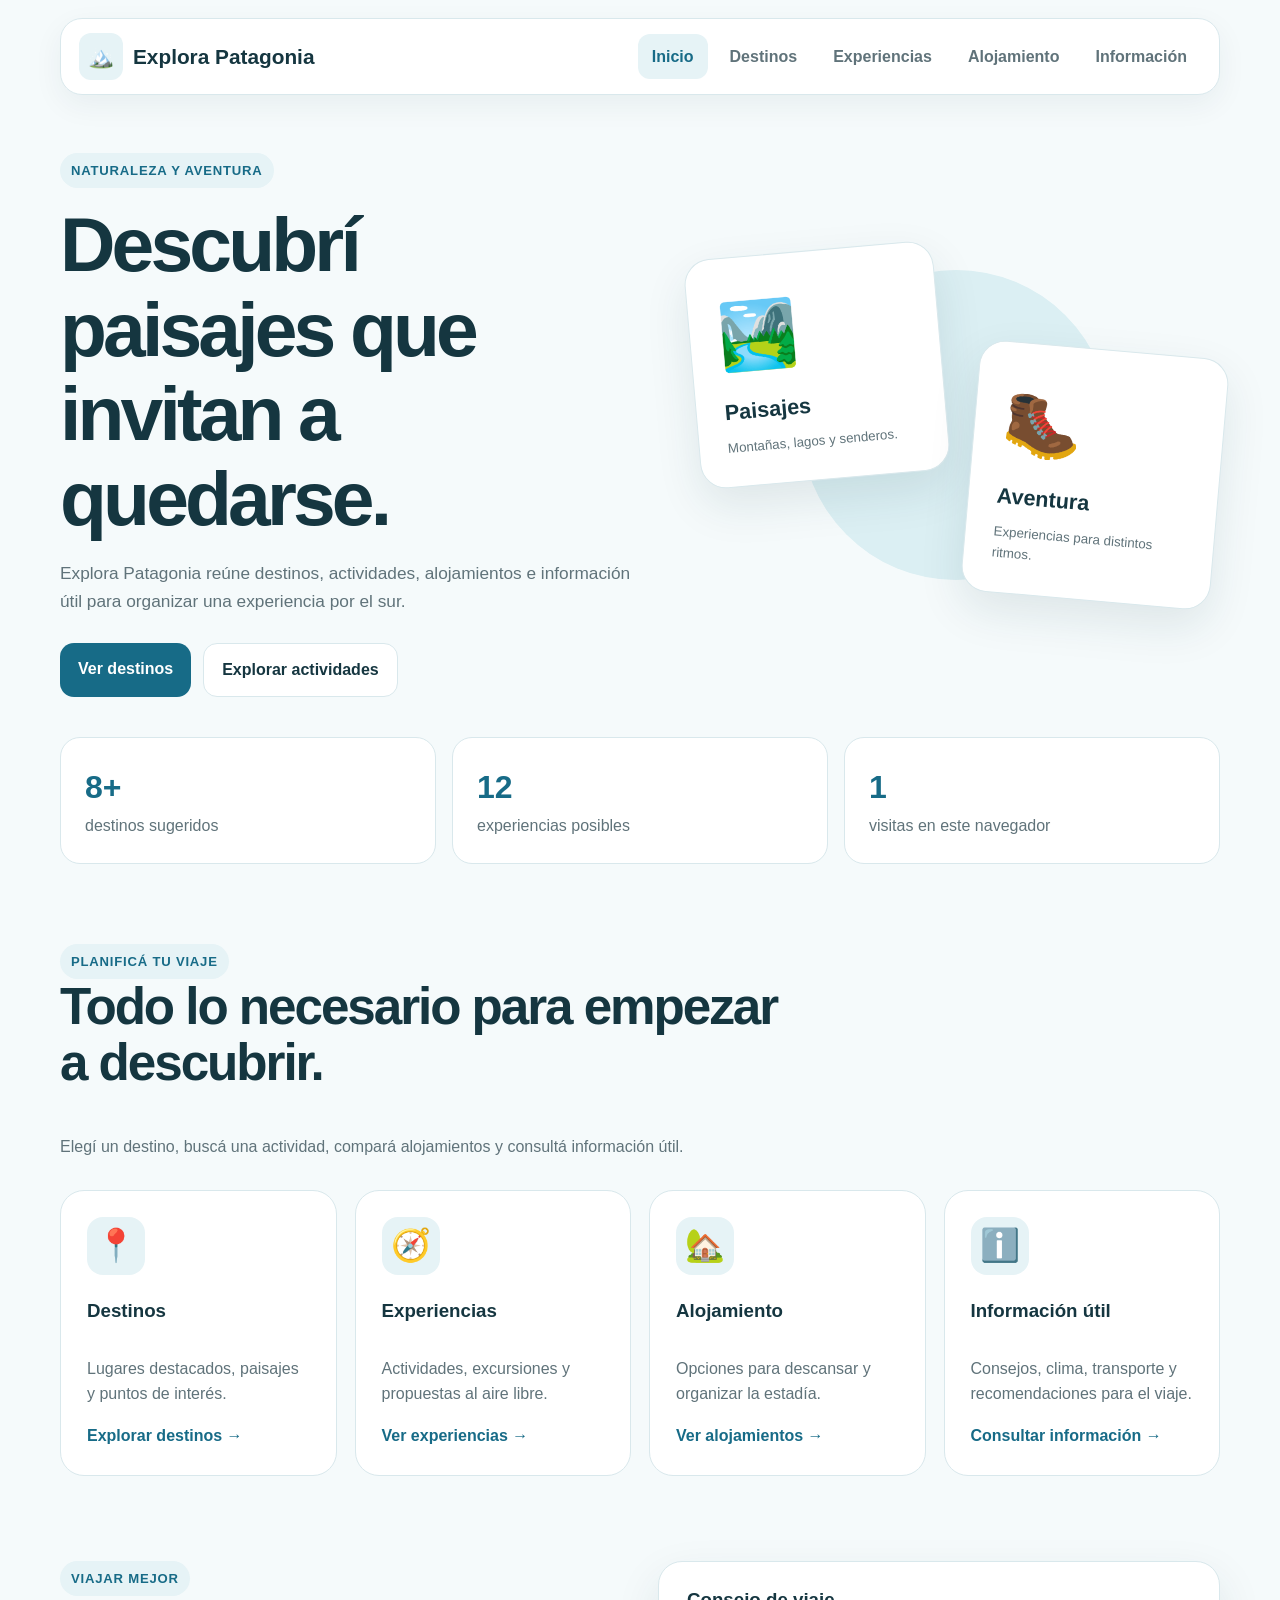
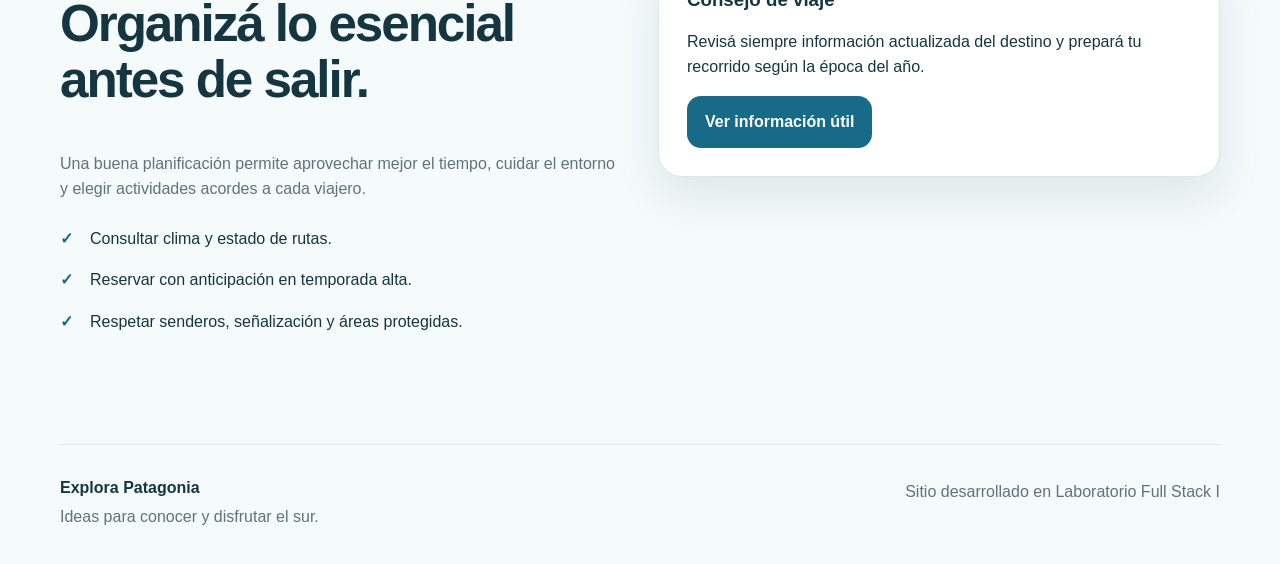
<file: index.html>
<!doctype html>
<html lang="es">
<head>
  <meta charset="utf-8">
  <meta name="viewport" content="width=device-width, initial-scale=1">
  <title>Explora Patagonia</title>
  <link rel="stylesheet" href="css/estilos.css">
</head>
<body>
<header class="topbar">
  <a class="logo" href="index.html"><span>🏔️</span> Explora Patagonia</a>
  <button id="menuBtn" class="menuBtn" aria-label="Abrir menú">☰</button>
  <nav id="menu" class="menu">
    <a class="activo" href="index.html">Inicio</a>
    <a href="paginas/destinos.html">Destinos</a>
    <a href="paginas/experiencias.html">Experiencias</a>
    <a href="paginas/alojamiento.html">Alojamiento</a>
    <a href="paginas/informacion.html">Información</a>
  </nav>
</header>

<main>
  <section class="hero contenedor">
    <div>
      <span class="tag">Naturaleza y aventura</span>
      <h1>Descubrí paisajes que invitan a quedarse.</h1>
      <p class="lead">
        Explora Patagonia reúne destinos, actividades, alojamientos e información útil
        para organizar una experiencia por el sur.
      </p>
      <div class="acciones">
        <a class="btn primario" href="paginas/destinos.html">Ver destinos</a>
        <a class="btn secundario" href="paginas/experiencias.html">Explorar actividades</a>
      </div>
    </div>

    <div class="heroVisual" aria-hidden="true">
      <article class="featureCard">
        <span>🏞️</span>
        <b>Paisajes</b>
        <small>Montañas, lagos y senderos.</small>
      </article>
      <article class="featureCard secundaria">
        <span>🥾</span>
        <b>Aventura</b>
        <small>Experiencias para distintos ritmos.</small>
      </article>
    </div>
  </section>

  <section class="stats contenedor">
    <article><strong>8+</strong><span>destinos sugeridos</span></article>
    <article><strong>12</strong><span>experiencias posibles</span></article>
    <article><strong id="contador">0</strong><span>visitas en este navegador</span></article>
  </section>

  <section class="contenedor seccion">
    <div class="titulo">
      <span class="tag">Planificá tu viaje</span>
      <h2>Todo lo necesario para empezar a descubrir.</h2>
      <p>Elegí un destino, buscá una actividad, compará alojamientos y consultá información útil.</p>
    </div>

    <div class="grid">
      <a class="card" href="paginas/destinos.html">
        <span class="icono">📍</span>
        <h3>Destinos</h3>
        <p>Lugares destacados, paisajes y puntos de interés.</p>
        <b>Explorar destinos →</b>
      </a>
      <a class="card" href="paginas/experiencias.html">
        <span class="icono">🧭</span>
        <h3>Experiencias</h3>
        <p>Actividades, excursiones y propuestas al aire libre.</p>
        <b>Ver experiencias →</b>
      </a>
      <a class="card" href="paginas/alojamiento.html">
        <span class="icono">🏡</span>
        <h3>Alojamiento</h3>
        <p>Opciones para descansar y organizar la estadía.</p>
        <b>Ver alojamientos →</b>
      </a>
      <a class="card" href="paginas/informacion.html">
        <span class="icono">ℹ️</span>
        <h3>Información útil</h3>
        <p>Consejos, clima, transporte y recomendaciones para el viaje.</p>
        <b>Consultar información →</b>
      </a>
    </div>
  </section>

  <section class="contenedor dosColumnas">
    <div>
      <span class="tag">Viajar mejor</span>
      <h2>Organizá lo esencial antes de salir.</h2>
      <p class="texto">
        Una buena planificación permite aprovechar mejor el tiempo, cuidar el entorno
        y elegir actividades acordes a cada viajero.
      </p>
      <ul class="check">
        <li>Consultar clima y estado de rutas.</li>
        <li>Reservar con anticipación en temporada alta.</li>
        <li>Respetar senderos, señalización y áreas protegidas.</li>
      </ul>
    </div>
    <div class="nota">
      <h3>Consejo de viaje</h3>
      <p>Revisá siempre información actualizada del destino y prepará tu recorrido según la época del año.</p>
      <a class="btn primario" href="paginas/informacion.html">Ver información útil</a>
    </div>
  </section>
</main>

<footer class="footer contenedor">
  <div><b>Explora Patagonia</b><p>Ideas para conocer y disfrutar el sur.</p></div>
  <p class="materia">Sitio desarrollado en Laboratorio Full Stack I</p>
</footer>

<script src="js/script.js"></script>
</body>
</html>
</file>
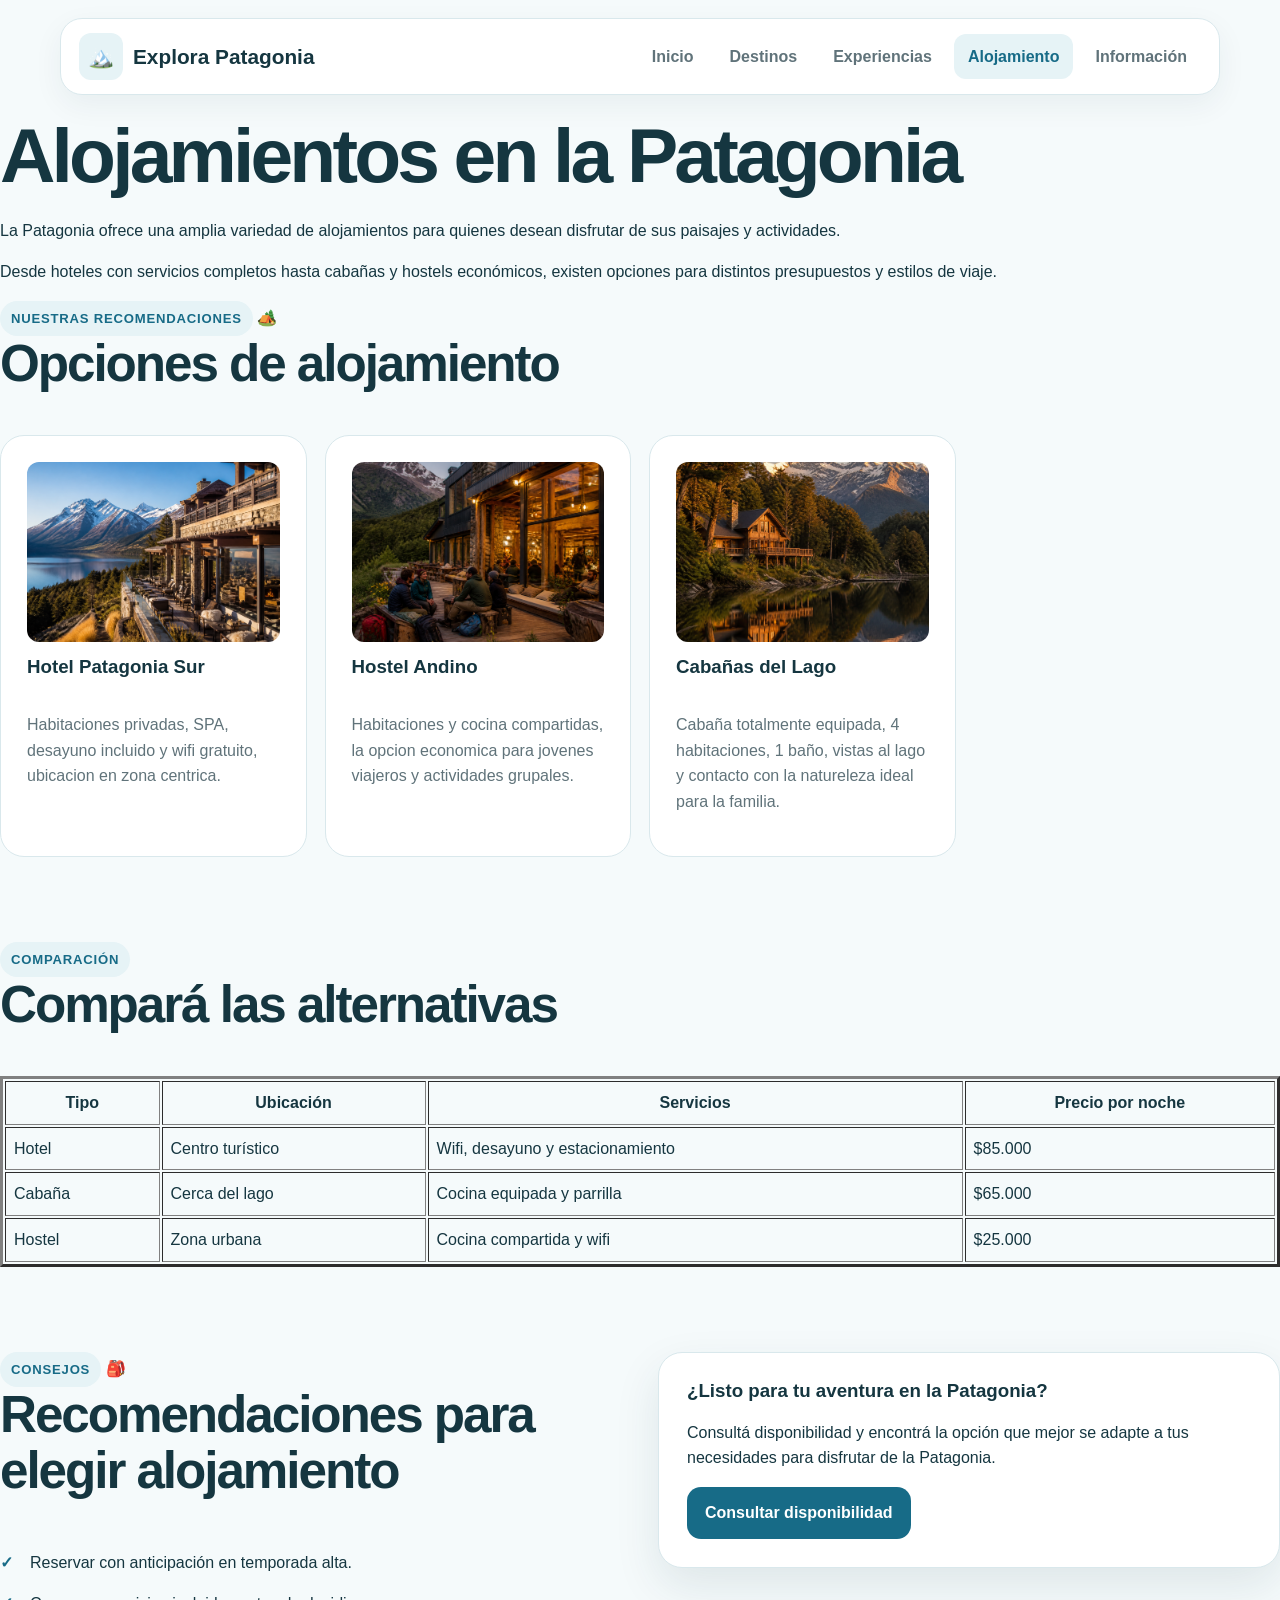
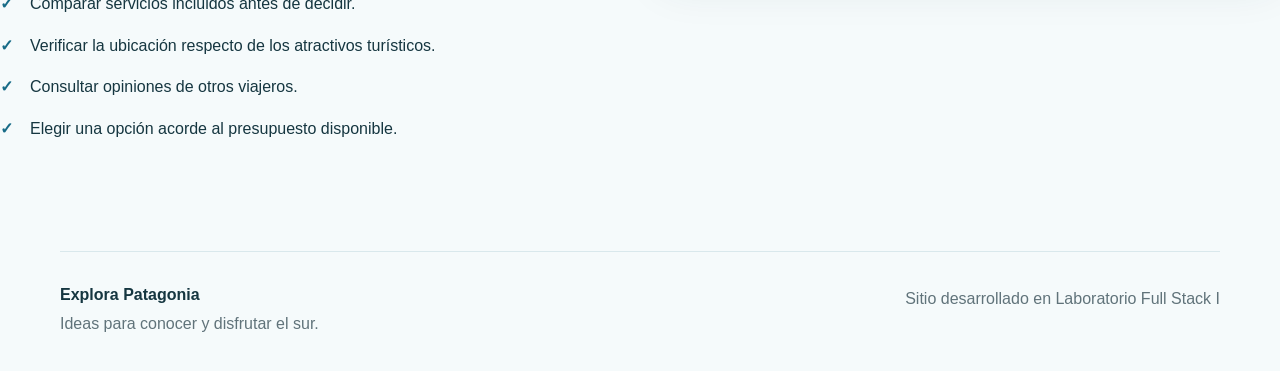
<file: paginas/alojamiento.html>
<!doctype html>
<html lang="es">
<head>
  <meta charset="utf-8">
  <meta name="viewport" content="width=device-width, initial-scale=1">
  <title>Alojamiento | Explora Patagonia</title>

  <link rel="stylesheet" href="../css/estilos.css">
</head>

<body>

  <header class="topbar">
  <a class="logo" href="../index.html">
    <span>🏔️</span> Explora Patagonia
  </a>

  <button id="menuBtn" class="menuBtn" aria-label="Abrir menú">☰</button>

  <nav id="menu" class="menu">
    <a href="../index.html">Inicio</a>
    <a href="destinos.html">Destinos</a>
    <a href="experiencias.html">Experiencias</a>
    <a class="activo" href="alojamiento.html">Alojamiento</a>
    <a href="informacion.html">Información</a>
  </nav>
</header>

<main>

  <h1>Alojamientos en la Patagonia</h1>

  <p>
    La Patagonia ofrece una amplia variedad de alojamientos para quienes desean
    disfrutar de sus paisajes y actividades.
  </p>

  <p>
    Desde hoteles con servicios completos hasta cabañas y hostels económicos,
    existen opciones para distintos presupuestos y estilos de viaje.
  </p>

  <section class="seccion">
    <span class="tag">Nuestras recomendaciones</span>
   <span class="icono">🏕️</span>
    <h2>Opciones de alojamiento</h2>

     <div class="grid">

    <article class="card">
    
       <img class="img-alojamiento"src="../img/img/Hotel.png"alt="Hotel Patagonia Sur">
      <h3>Hotel Patagonia Sur</h3>
      <p>Habitaciones privadas, SPA, desayuno incluido y wifi gratuito, ubicacion en zona centrica.</p>
    </article>

   <article class="card">
       
        <img class="img-alojamiento"src="../img/img/hostel.png" alt="Hostel Andino">
       <h3>Hostel Andino</h3>
      <p>Habitaciones y cocina compartidas, la opcion economica para jovenes viajeros y actividades grupales.</p>
    </article>
 

   <article class="card">
        
        <img class="img-alojamiento"src="../img/img/Cabañas.png" alt="Cabañas del Lago">
        <h3>Cabañas del Lago</h3>
      <p>Cabaña totalmente equipada, 4 habitaciones, 1 baño, vistas al lago y contacto con la natureleza ideal para la familia.</p>
    </article>
 </section>
</div>


   <section class="seccion">
    <div class="titulo">
      <span class="tag">Comparación</span>
      <h2>Compará las alternativas</h2>
    </div>

    <table border="3" cellpadding="8" cellspacing="2" width="100%">
      <tr>
        <th>Tipo</th>
        <th>Ubicación</th>
        <th>Servicios</th>
        <th>Precio por noche</th>
      </tr>

      <tr>
        <td>Hotel</td>
        <td>Centro turístico</td>
        <td>Wifi, desayuno y estacionamiento</td>
        <td>$85.000</td>
      </tr>

      <tr>
        <td>Cabaña</td>
        <td>Cerca del lago</td>
        <td>Cocina equipada y parrilla</td>
        <td>$65.000</td>
      </tr>

      <tr>
        <td>Hostel</td>
        <td>Zona urbana</td>
        <td>Cocina compartida y wifi</td>
        <td>$25.000</td>
      </tr>
    </table>
  </section>


  <section class="dosColumnas">

    <div>
      <span class="tag">Consejos</span> <span class="icono">🎒</span>
      <h2>Recomendaciones para elegir alojamiento</h2>

      <ul class="check">
        <li>Reservar con anticipación en temporada alta.</li>
        <li>Comparar servicios incluidos antes de decidir.</li>
        <li>Verificar la ubicación respecto de los atractivos turísticos.</li>
        <li>Consultar opiniones de otros viajeros.</li>
        <li>Elegir una opción acorde al presupuesto disponible.</li>
      </ul>
    </div>

    <div class="nota">
      <h3>¿Listo para tu aventura en la Patagonia?</h3>

      <p>
        Consultá disponibilidad y encontrá la opción que mejor se adapte
        a tus necesidades para disfrutar de la Patagonia.
      </p>

      <a class="btn primario" href="#">
        Consultar disponibilidad
      </a>
    </div>

  </section>


<footer class="footer contenedor">
  <div><b>Explora Patagonia</b><p>Ideas para conocer y disfrutar el sur.</p></div>
  <p class="materia">Sitio desarrollado en Laboratorio Full Stack I</p>

</footer>
    

</main>

<script src="../js/script.js"></script>
</body>
</html>
</file>
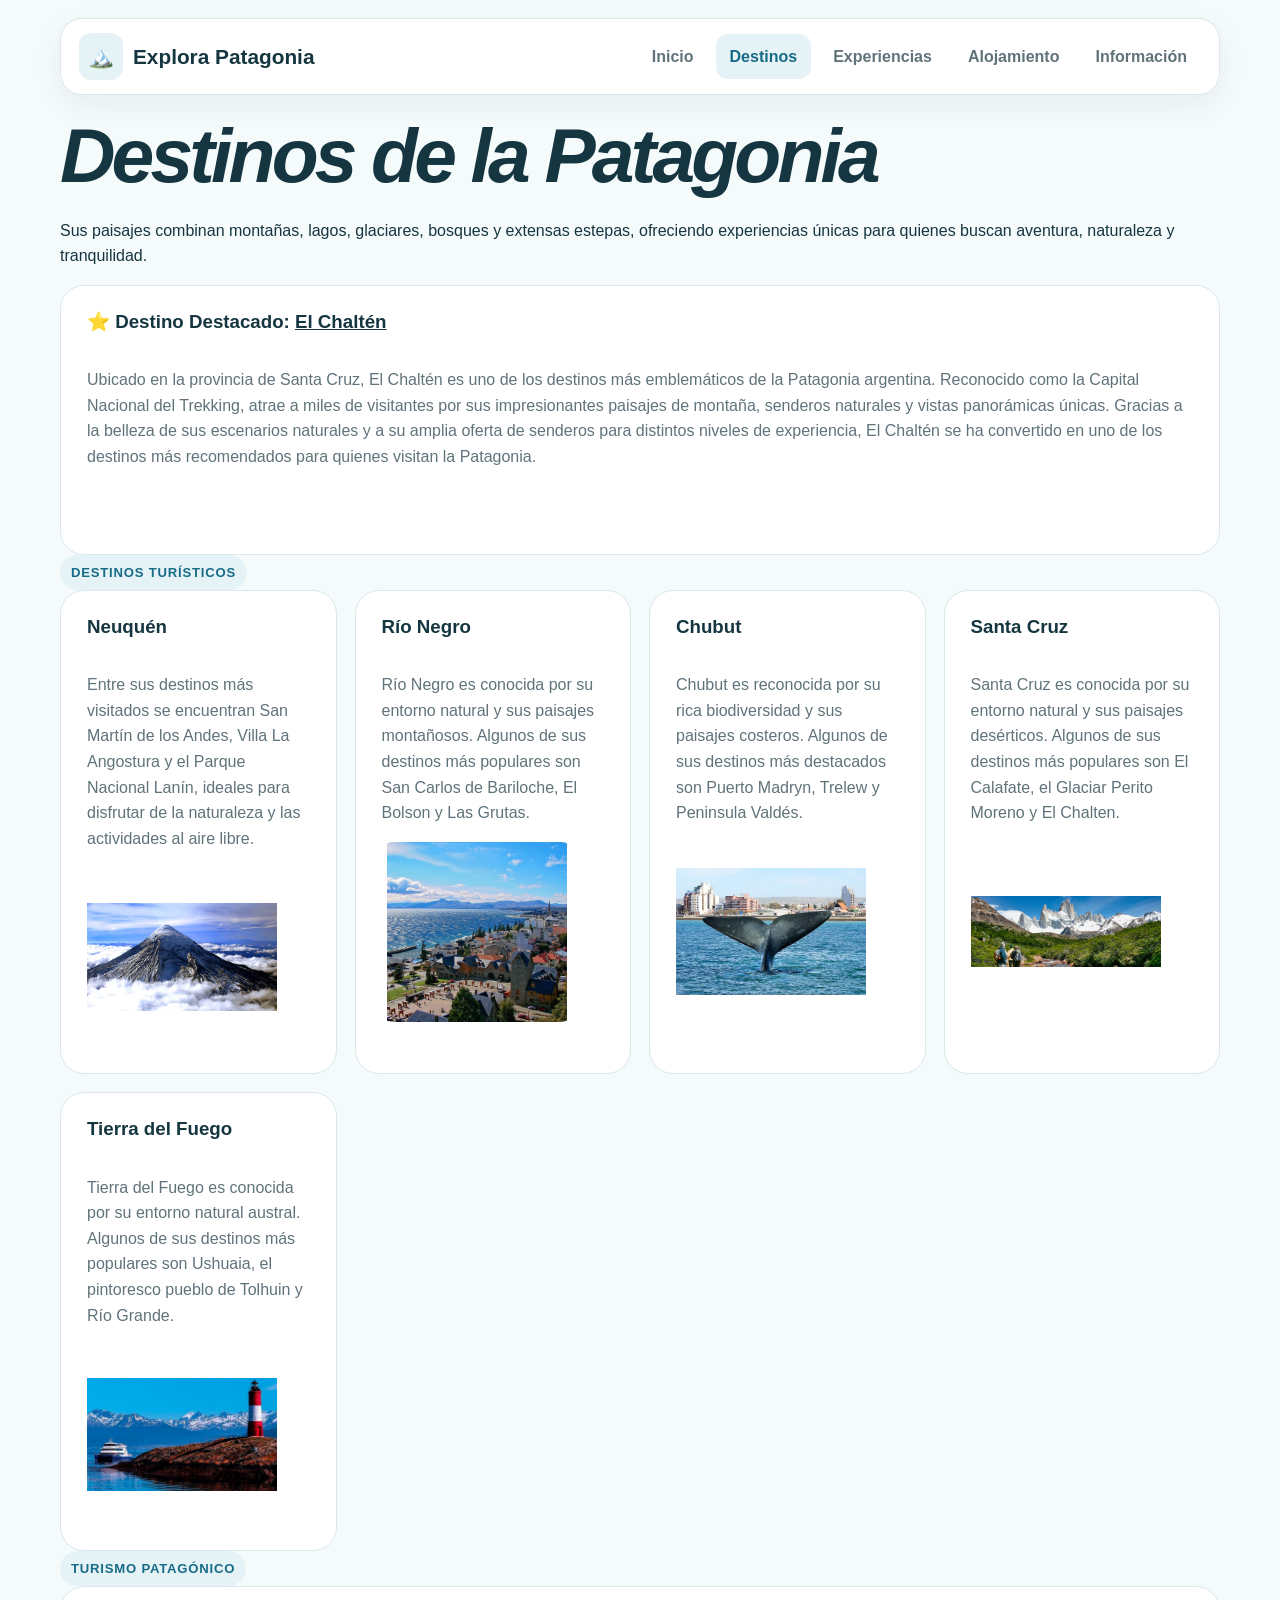
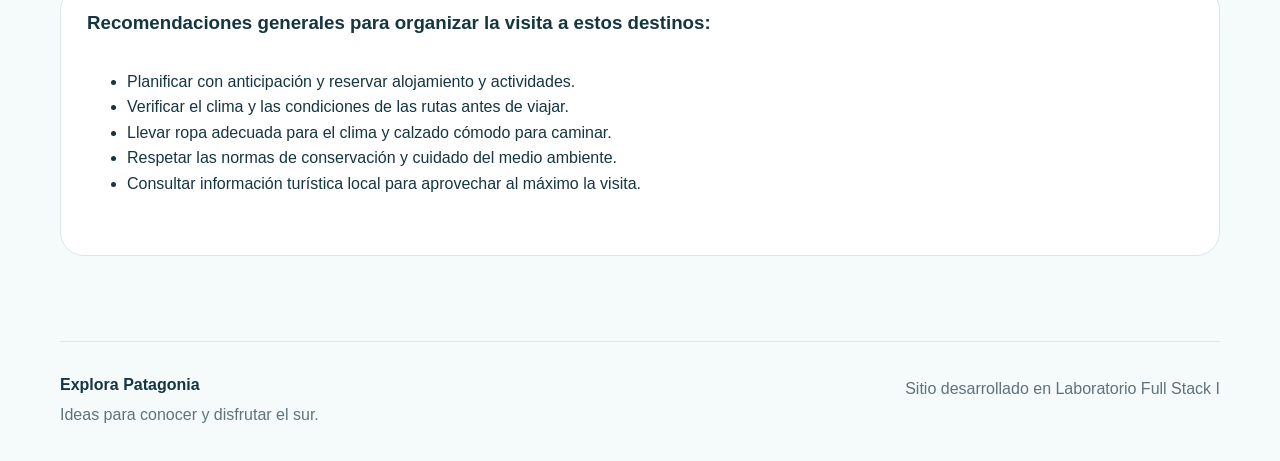
<file: paginas/destinos.html>
<!doctype html>
<html lang="es">
<head>
  <meta charset="utf-8">
  <meta name="viewport" content="width=device-width, initial-scale=1">
  <title>Destinos | Explora Patagonia</title>
  <link rel="stylesheet" href="../css/estilos.css">
</head>
<body>
<header class="topbar">
  <a class="logo" href="../index.html"><span>🏔️</span> Explora Patagonia</a>
 <button id="menuBtn" class="menuBtn" aria-label="Abrir menú">☰</button>
  <nav id="menu" class="menu">
    <a href="../index.html">Inicio</a>
    <a class="activo" href="../paginas/destinos.html">Destinos</a>
    <a href="../paginas/experiencias.html">Experiencias</a>
    <a href="../paginas/alojamiento.html">Alojamiento</a>
    <a href="../paginas/informacion.html">Información</a>
  </nav>
</header>

<main class="contenedor seccion">
    <h1><em>Destinos de la Patagonia</em></h1>
            
   <p> Sus paisajes combinan montañas, lagos, glaciares, bosques y extensas estepas, ofreciendo experiencias únicas para quienes buscan aventura, naturaleza y tranquilidad.</p>
  
<section class="destino-destacado">
      <article class="card">
      <h3> ⭐ Destino Destacado: <u>El Chaltén</u></h3>
      <p class="texto">
        Ubicado en la provincia de Santa Cruz, El Chaltén es uno de los destinos más
        emblemáticos de la Patagonia argentina. Reconocido como la Capital Nacional
        del Trekking, atrae a miles de visitantes por sus impresionantes paisajes de
        montaña, senderos naturales y vistas panorámicas únicas.
        Gracias a la belleza de sus escenarios naturales y a su amplia oferta de
        senderos para distintos niveles de experiencia, El Chaltén se ha convertido
        en uno de los destinos más recomendados para quienes visitan la Patagonia.
      </p>
      </article>
      </section>

     <span class="tag">Destinos turísticos</span>
  <div class="grid"> 
    <article class="card">
        <h3>Neuquén</h3>
        <p> Entre sus destinos más visitados se encuentran San Martín de los Andes, Villa La Angostura y el Parque Nacional Lanín, ideales para disfrutar de la naturaleza y las actividades al aire libre.</p>
        <img src="../img/img/Destinos/neuquen.jpg" alt="Neuquén" class="img-destinos">
    </article>

    <article class="card">
        <h3>Río Negro</h3>
        <p> Río Negro es conocida por su entorno natural y sus paisajes montañosos. 
            Algunos de sus destinos más populares son San Carlos de Bariloche, El Bolson y Las Grutas.</p>
        <img src="../img/img/Destinos/Bariloche.jpg" alt="Río Negro" class="img-destinos">
    </article>

    <article class="card">
        <h3>Chubut</h3>
        <p> Chubut es reconocida por su rica biodiversidad y sus paisajes costeros. 
            Algunos de sus destinos más destacados son Puerto Madryn, Trelew 
            y Peninsula Valdés.</p>
        <img src="../img/img/Destinos/chubut.jpg" alt="Chubut" class="img-destinos">
    </article>

    <article class="card">
        <h3>Santa Cruz</h3>
        <p> Santa Cruz es conocida por su entorno natural y sus paisajes desérticos. 
            Algunos de sus destinos más populares son El Calafate, el Glaciar Perito Moreno 
            y El Chalten.</p>
        <img src="../img/img/Destinos/santa cruz.jpg" alt="Santa Cruz" class="img-destinos">
    </article>

     <article class="card">
        <h3>Tierra del Fuego</h3>
        <p> Tierra del Fuego es conocida por su entorno natural austral. Algunos de sus destinos
           más populares son Ushuaia, el pintoresco pueblo de Tolhuin y Río Grande.</p>
        <img src="../img/img/Destinos/tierra del fuego.jpeg" alt="Tierra del Fuego" class="img-destinos">
    </article>

  </div>

<span class="tag">Turismo Patagónico</span>
     <article class="card">
    <h3>Recomendaciones generales para organizar la visita a estos destinos:</h3>
    <ul>
      <li>Planificar con anticipación y reservar alojamiento y actividades.</li>
      <li>Verificar el clima y las condiciones de las rutas antes de viajar.</li>
      <li>Llevar ropa adecuada para el clima y calzado cómodo para caminar.</li>
      <li>Respetar las normas de conservación y cuidado del medio ambiente.</li>
      <li>Consultar información turística local para aprovechar al máximo la visita.</li>
    </ul>
   </div>
   </article>

</main>
<footer class="footer contenedor">
  <div><b>Explora Patagonia</b><p>Ideas para conocer y disfrutar el sur.</p></div>
  <p class="materia">Sitio desarrollado en Laboratorio Full Stack I</p>
</footer>
<script src="../js/script.js"></script>
</body>
</html>
</file>
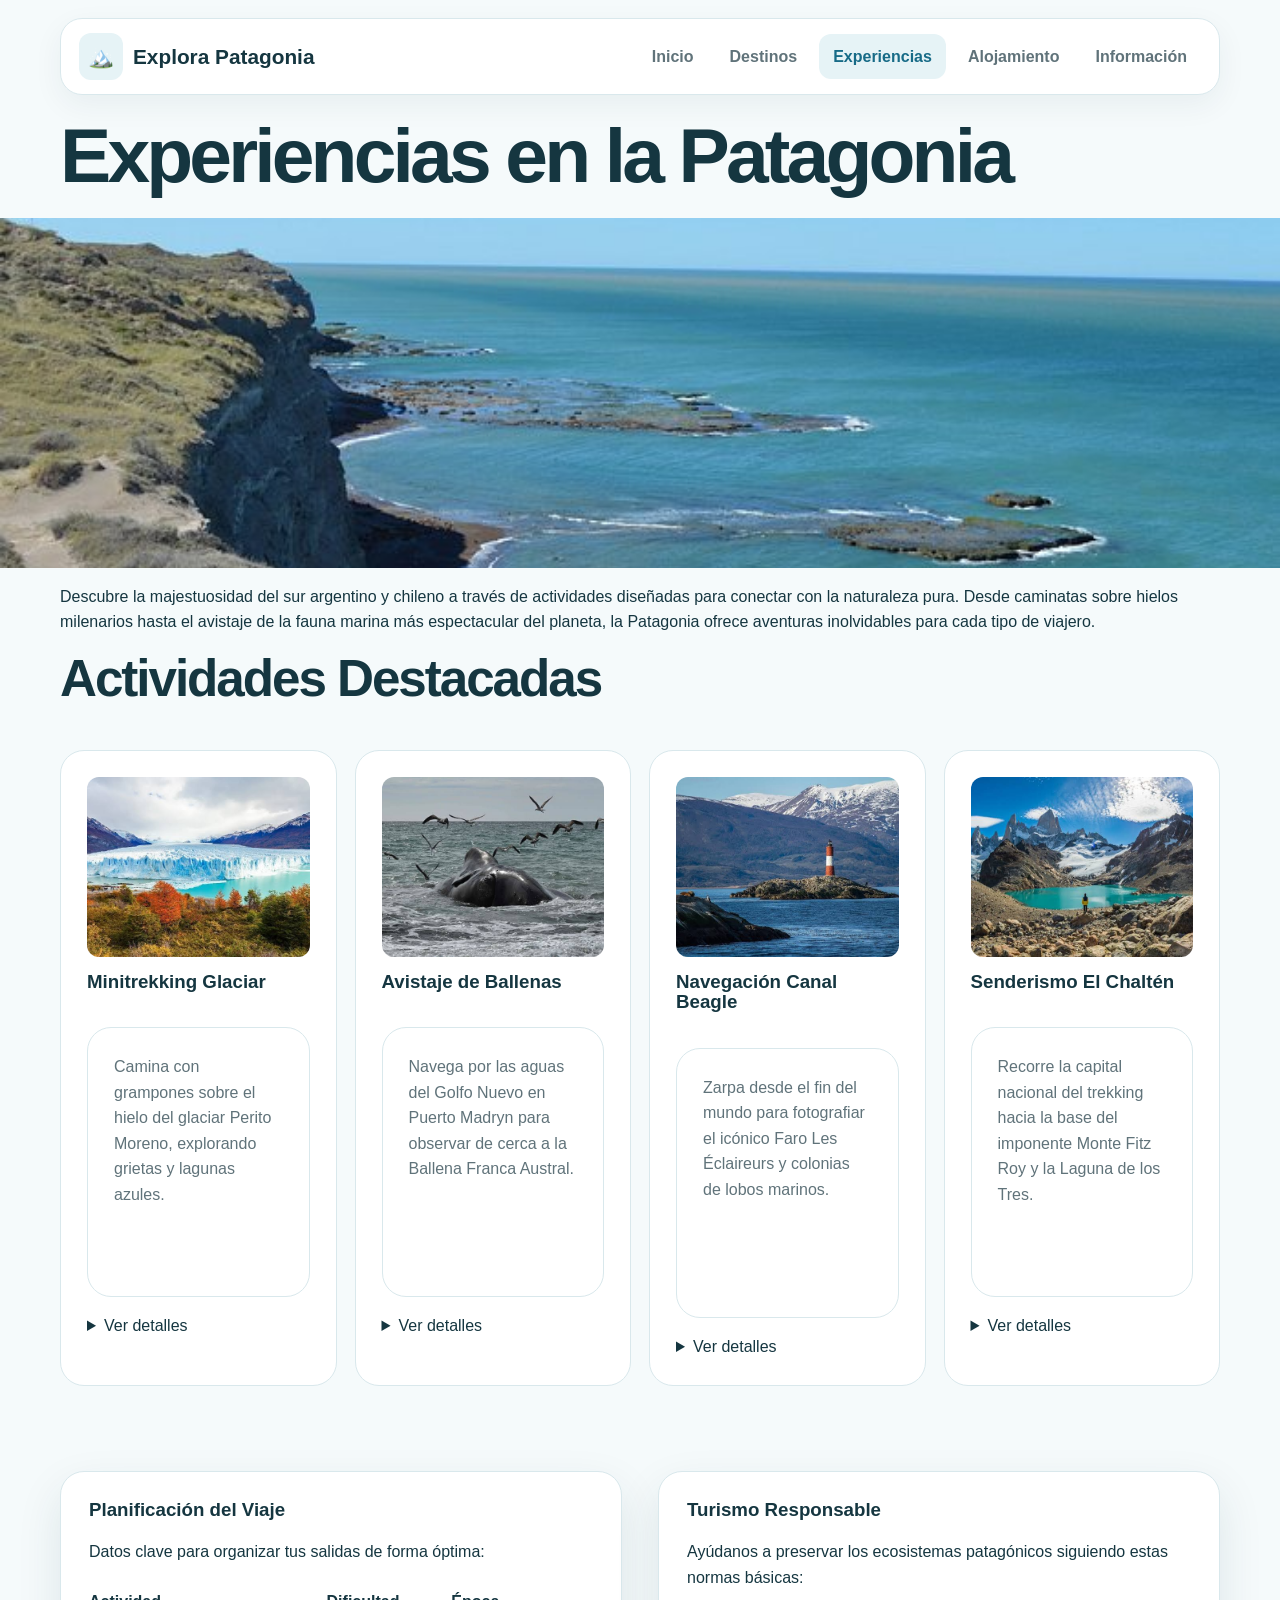
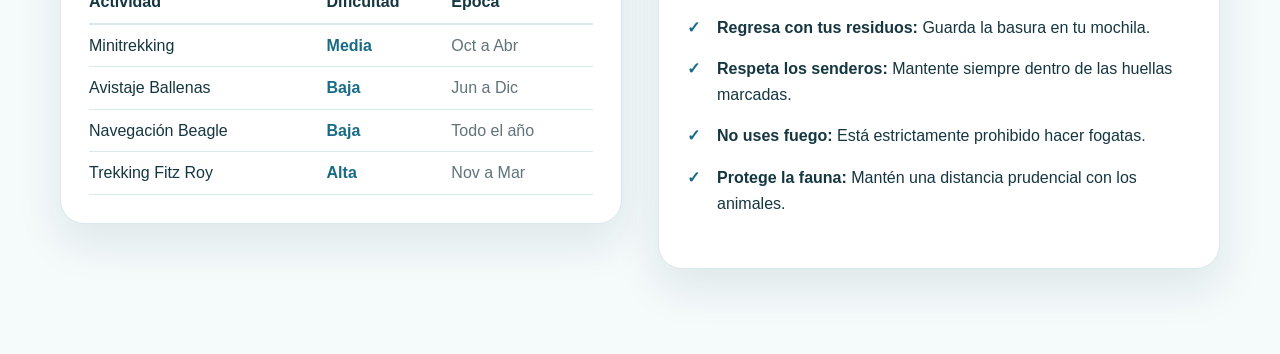
<file: paginas/experiencias.html>
<!doctype html>
<html lang="es">
<head>
  <meta charset="utf-8">
  <meta name="viewport" content="width=device-width, initial-scale=1">
  <title>Experiencias y actividades | Explora Patagonia</title>
   <link rel="stylesheet" href="../css/estilos.css">
</head>
<body>

<header class="topbar">
  <a class="logo" href="../index.html"><span>🏔️</span> Explora Patagonia</a>
 <button id="menuBtn" class="menuBtn" aria-label="Abrir menú">☰</button>
  <nav id="menu" class="menu">
    <a href="../index.html">Inicio</a>
    <a href="../paginas/destinos.html">Destinos</a>
    <a class="activo" href="../paginas/experiencias.html">Experiencias</a>
    <a href="../paginas/alojamiento.html">Alojamiento</a>
    <a href="../paginas/informacion.html">Información</a>
  </nav>
</header>


 <main class="contenedor">
    <h1>Experiencias en la Patagonia</h1>
    <img class="imagen-presentacion" src="imgcarlos/presentacion.jpg" alt="Paisaje de la Patagonia">

    <p>
        Descubre la majestuosidad del sur argentino y chileno a través de actividades diseñadas para conectar con la naturaleza pura. Desde caminatas sobre hielos milenarios hasta el avistaje de la fauna marina más espectacular del planeta, la Patagonia ofrece aventuras inolvidables para cada tipo de viajero.
    </p>

    <!-- 4 TARJETAS VISUALES (Usa .grid de 4 columnas y .card con efecto hover de tu CSS) -->
    <section class="seccion">
        <div class="titulo">
            <h2>Actividades Destacadas</h2>
        </div>
        <div class="grid">
    
            <!-- TARJETA 1 -->
            <article class="card">
                
                <img class="img-experiencias" src="imgcarlos/glaciar.jpg" alt="Minitrekking sobre el Glaciar Perito Moreno">
                <h3>Minitrekking Glaciar</h3>
                <p class="card p">Camina con grampones sobre el hielo del glaciar Perito Moreno, explorando grietas y lagunas azules.</p>
                <details>
                    <summary>Ver detalles</summary>
                    <p>La excursión incluye una caminata guiada sobre el glaciar. Consultá la edad mínima y los requisitos físicos antes de reservar.</p>
                </details>
            </article>

            <!-- TARJETA 2 -->
            <article class="card">
                <img class="img-experiencias" src="imgcarlos/ballena.jpg" alt="Avistaje de Ballenas Franca Austral">
                <h3>Avistaje de Ballenas</h3>
                <p class="card p">Navega por las aguas del Golfo Nuevo en Puerto Madryn para observar de cerca a la Ballena Franca Austral.</p>
                <details>
                    <summary>Ver detalles</summary>
                    <p>La navegación sale desde Puerto Madryn. Consultá las fechas y la disponibilidad de salidas antes de reservar.</p>
                </details>
            </article>

            <!-- TARJETA 3 -->
            <article class="card">
                <img class="img-experiencias" src="imgcarlos/faro.jpg" alt="Navegación Canal Beagle Faro">
                <h3>Navegación Canal Beagle</h3>
                <p class="card p">Zarpa desde el fin del mundo para fotografiar el icónico Faro Les Éclaireurs y colonias de lobos marinos.</p>
                <details>
                    <summary>Ver detalles</summary>
                    <p>Durante el recorrido se pueden observar el Faro Les Éclaireurs y fauna marina. La salida depende de las condiciones climáticas.</p>
                </details>
            </article>

            <!-- TARJETA 4 -->
            <article class="card">
                <img class="img-experiencias" src="imgcarlos/chalten.jpg" alt="Trekking Fitz Roy El Chaltén">
                <h3>Senderismo El Chaltén</h3>
                <p class="card p">Recorre la capital nacional del trekking hacia la base del imponente Monte Fitz Roy y la Laguna de los Tres.</p>
                <details>
                    <summary>Ver detalles</summary>
                    <p>El recorrido hacia Laguna de los Tres es exigente y puede llevar varias horas. Revisá el clima y el estado del sendero antes de salir.</p>
                </details>
            </article>

        </div>
    </section>

    <!-- SECCIÓN CON TABLA Y LISTA (Usa .dosColumnas y la lista interactiva .check de tu CSS) -->
    <div class="dosColumnas">
        
        <!-- Tabla de Planificación (Usa .nota para que tenga fondo blanco y la sombra del index) -->
        <section class="nota">
            <h3>Planificación del Viaje</h3>
            <p>Datos clave para organizar tus salidas de forma óptima:</p>
            <table style="width: 100%; border-collapse: collapse; margin-top: 15px; color: var(--oscuro);">
                <thead>
                    <tr style="border-bottom: 2px solid var(--borde); text-align: left;">
                        <th style="padding: 8px 0;">Actividad</th>
                        <th style="padding: 8px 0;">Dificultad</th>
                        <th style="padding: 8px 0;">Época</th>
                    </tr>
                </thead>
                <tbody>
                    <tr style="border-bottom: 1px solid var(--borde);">
                        <td style="padding: 8px 0;">Minitrekking</td>
                        <td style="padding: 8px 0; color: var(--azul); font-weight: bold;">Media</td>
                        <td style="padding: 8px 0; color: var(--texto);">Oct a Abr</td>
                    </tr>
                    <tr style="border-bottom: 1px solid var(--borde);">
                        <td style="padding: 8px 0;">Avistaje Ballenas</td>
                        <td style="padding: 8px 0; color: var(--azul); font-weight: bold;">Baja</td>
                        <td style="padding: 8px 0; color: var(--texto);">Jun a Dic</td>
                    </tr>
                    <tr style="border-bottom: 1px solid var(--borde);">
                        <td style="padding: 8px 0;">Navegación Beagle</td>
                        <td style="padding: 8px 0; color: var(--azul); font-weight: bold;">Baja</td>
                        <td style="padding: 8px 0; color: var(--texto);">Todo el año</td>
                    </tr>
                    <tr style="border-bottom: 1px solid var(--borde);">
                        <td style="padding: 8px 0;">Trekking Fitz Roy</td>
                        <td style="padding: 8px 0; color: var(--azul); font-weight: bold;">Alta</td>
                        <td style="padding: 8px 0; color: var(--texto);">Nov a Mar</td>
                    </tr>
                </tbody>
            </table>
        </section>

        <!-- Recomendaciones Responsables (Usa la clase .check que autogenera los tildes "✓" de tu CSS) -->
        <section class="nota">
            <h3>Turismo Responsable</h3>
            <p>Ayúdanos a preservar los ecosistemas patagónicos siguiendo estas normas básicas:</p>
            <ul class="check" style="margin-top: 15px;">
                <li><strong>Regresa con tus residuos:</strong> Guarda la basura en tu mochila.</li>
                <li><strong>Respeta los senderos:</strong> Mantente siempre dentro de las huellas marcadas.</li>
                <li><strong>No uses fuego:</strong> Está estrictamente prohibido hacer fogatas.</li>
                <li><strong>Protege la fauna:</strong> Mantén una distancia prudencial con los animales.</li>
            </ul>
        </section>

    </div>
</main>

<script src="../js/script.js"></script>
</body>
</html>
</file>
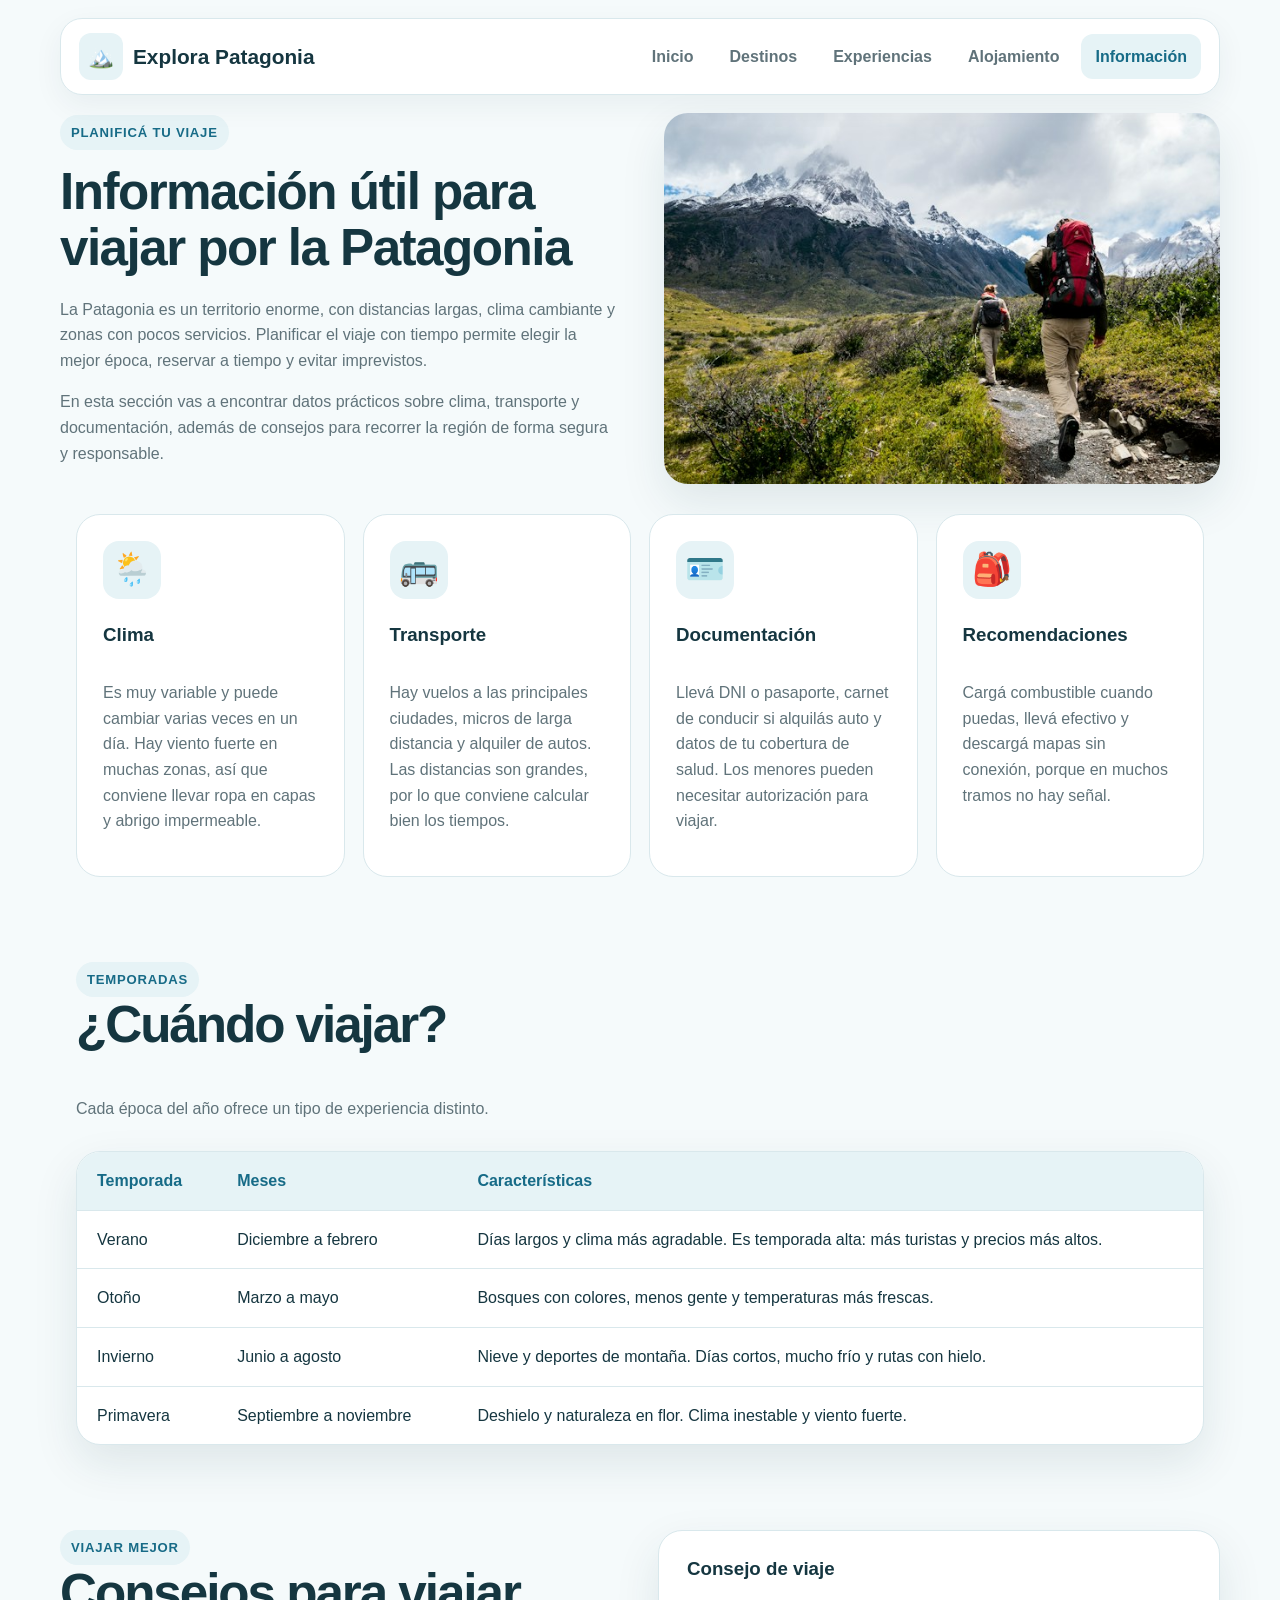
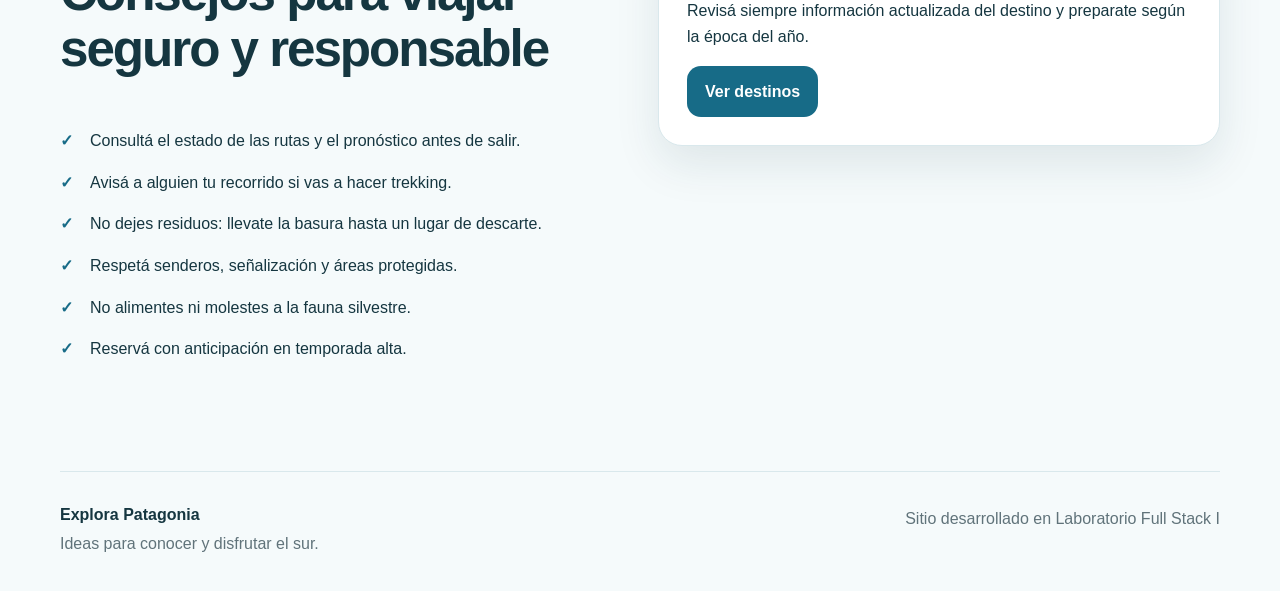
<file: paginas/informacion.html>
<!doctype html>
<html lang="es">
<head>
  <meta charset="utf-8">
  <meta name="viewport" content="width=device-width, initial-scale=1">
  <title>Información útil | Explora Patagonia</title>
  <link rel="stylesheet" href="../css/estilos.css">
</head>
<body>
  <header class="topbar">
  <a class="logo" href="../index.html"><span>🏔️</span> Explora Patagonia</a>
  <button id="menuBtn" class="menuBtn" aria-label="Abrir menú">☰</button>
  <nav id="menu" class="menu">
    <a href="../index.html">Inicio</a>
    <a href="../paginas/destinos.html">Destinos</a>
    <a href="../paginas/experiencias.html">Experiencias</a>
    <a href="../paginas/alojamiento.html">Alojamiento</a>
    <a class="activo" href="../paginas/informacion.html">Información</a>
  </nav>
</header>

<main class="contenedor seccion">

  <section class="titulo info-intro">
    <div>
      <span class="tag">Planificá tu viaje</span>
      <h1>Información útil para viajar por la Patagonia</h1>
      <p>
      La Patagonia es un territorio enorme, con distancias largas, clima cambiante y
      zonas con pocos servicios. Planificar el viaje con tiempo permite elegir la mejor
      época, reservar a tiempo y evitar imprevistos.
      </p>
      <p>
      En esta sección vas a encontrar datos prácticos sobre clima, transporte y
      documentación, además de consejos para recorrer la región de forma segura y
      responsable.
      </p>
    </div>
    <img class="info-foto" src="../img/caminata.jpg" alt="Caminata">
  </section>

  <section class="contenedor seccion">

    <div class="grid">

      <article class="card">
        <span class="icono">🌦️</span>
        <h3>Clima</h3>
        <p>Es muy variable y puede cambiar varias veces en un día. Hay viento fuerte en muchas zonas, así que conviene llevar ropa en capas y abrigo impermeable.</p>
      </article>

      <article class="card">
        <span class="icono">🚌</span>
        <h3>Transporte</h3>
        <p>Hay vuelos a las principales ciudades, micros de larga distancia y alquiler de autos. Las distancias son grandes, por lo que conviene calcular bien los tiempos.</p>
      </article>

      <article class="card">
        <span class="icono">🪪</span>
        <h3>Documentación</h3>
        <p>Llevá DNI o pasaporte, carnet de conducir si alquilás auto y datos de tu cobertura de salud. Los menores pueden necesitar autorización para viajar.</p>
      </article>

      <article class="card">
        <span class="icono">🎒</span>
        <h3>Recomendaciones</h3>
        <p>Cargá combustible cuando puedas, llevá efectivo y descargá mapas sin conexión, porque en muchos tramos no hay señal.</p>
      </article>
    </div>
  </section>

  <section class="contenedor seccion">
    <div class="titulo">
      <span class="tag">Temporadas</span>
      <h2>¿Cuándo viajar?</h2>
      <p>Cada época del año ofrece un tipo de experiencia distinto.</p>
    </div>
    <div class="info-tabla-wrap">
      <table class="info-tabla">
        <thead>
          <tr><th>Temporada</th><th>Meses</th><th>Características</th></tr>
        </thead>
        <tbody>
          <tr><td>Verano</td><td>Diciembre a febrero</td><td>Días largos y clima más agradable. Es temporada alta: más turistas y precios más altos.</td></tr>
          <tr><td>Otoño</td><td>Marzo a mayo</td><td>Bosques con colores, menos gente y temperaturas más frescas.</td></tr>
          <tr><td>Invierno</td><td>Junio a agosto</td><td>Nieve y deportes de montaña. Días cortos, mucho frío y rutas con hielo.</td></tr>
          <tr><td>Primavera</td><td>Septiembre a noviembre</td><td>Deshielo y naturaleza en flor. Clima inestable y viento fuerte.</td></tr>
        </tbody>
      </table>
    </div>
  </section>

    <section class="dosColumnas">
    <div>
      <span class="tag">Viajar mejor</span>
      <h2>Consejos para viajar seguro y responsable</h2>
      <ul class="check">
        <li>Consultá el estado de las rutas y el pronóstico antes de salir.</li>
        <li>Avisá a alguien tu recorrido si vas a hacer trekking.</li>
        <li>No dejes residuos: llevate la basura hasta un lugar de descarte.</li>
        <li>Respetá senderos, señalización y áreas protegidas.</li>
        <li>No alimentes ni molestes a la fauna silvestre.</li>
        <li>Reservá con anticipación en temporada alta.</li>
      </ul>
    </div>
    <div class="nota">
      <h3>Consejo de viaje</h3>
      <p>Revisá siempre información actualizada del destino y preparate según la época del año.</p>
      <a class="btn primario" href="destinos.html">Ver destinos</a>
    </div>
  </section>
</main>

<footer class="footer contenedor">
  <div><b>Explora Patagonia</b><p>Ideas para conocer y disfrutar el sur.</p></div>
  <p class="materia">Sitio desarrollado en Laboratorio Full Stack I</p>
</footer>

<script src="../js/script.js"></script>

</body>
</html>
</file>
<file: css/estilos.css>
*{box-sizing:border-box}html{scroll-behavior:smooth}
:root{--azul:#176b87;--oscuro:#153640;--texto:#60737a;--fondo:#f5fafb;--blanco:#fff;--borde:#d9e8ec;--suave:#e6f3f6;--sombra:0 18px 45px rgba(21,54,64,.10)}
body{margin:0;font-family:Arial,Helvetica,sans-serif;background:var(--fondo);color:var(--oscuro);line-height:1.6}
a{text-decoration:none;color:inherit}.contenedor{width:min(1160px,calc(100% - 32px));margin:auto}
.topbar{width:min(1160px,calc(100% - 32px));margin:18px auto;display:flex;align-items:center;justify-content:space-between;gap:24px;padding:14px 18px;background:#fff;border:1px solid var(--borde);border-radius:22px;position:sticky;top:12px;z-index:10;box-shadow:0 10px 30px rgba(21,54,64,.06)}
.logo{font-size:1.3rem;font-weight:800;display:flex;gap:10px;align-items:center}.logo span{background:var(--suave);padding:7px 9px;border-radius:12px}
.menu{display:flex;gap:8px}.menu a{padding:10px 14px;border-radius:12px;color:var(--texto);font-weight:700}.menu a:hover,.menu .activo{background:var(--suave);color:var(--azul)}
.menuBtn{display:none;border:0;background:var(--suave);font-size:1.35rem;width:44px;height:44px;border-radius:12px;cursor:pointer}
.hero{display:grid;grid-template-columns:1.05fr .95fr;gap:48px;align-items:center;min-height:530px;padding:40px 0}
.tag{display:inline-block;background:var(--suave);color:var(--azul);font-weight:800;font-size:.82rem;text-transform:uppercase;letter-spacing:.06em;padding:7px 11px;border-radius:999px}
h1,h2,h3{line-height:1.1;margin-top:0}h1{font-size:clamp(2.6rem,6vw,5rem);letter-spacing:-.05em;margin:14px 0 20px}h2{font-size:clamp(2rem,4vw,3.2rem);letter-spacing:-.04em}
.lead,.titulo p,.card p,.footer p,.texto{color:var(--texto)}.lead{font-size:1.08rem;max-width:680px}
.acciones{display:flex;gap:12px;flex-wrap:wrap;margin-top:28px}.btn{display:inline-block;border:0;border-radius:14px;padding:13px 18px;font-weight:800;cursor:pointer;font-size:1rem}.primario{background:var(--azul);color:#fff}.secundario{background:#fff;border:1px solid var(--borde);color:var(--oscuro)}
.heroVisual{position:relative;min-height:390px}.heroVisual:before{content:"";position:absolute;width:310px;height:310px;border-radius:50%;background:#dbeff3;left:50%;top:50%;transform:translate(-50%,-50%)}
.featureCard{position:absolute;width:250px;background:#fff;border:1px solid var(--borde);border-radius:26px;padding:28px;box-shadow:var(--sombra);display:flex;flex-direction:column;gap:7px;top:20px;left:0;transform:rotate(-5deg)}
.featureCard.secundaria{right:0;left:auto;top:auto;bottom:20px;transform:rotate(5deg)}.featureCard span{font-size:4rem}.featureCard b{font-size:1.35rem}.featureCard small{color:var(--texto)}
.stats{display:grid;grid-template-columns:repeat(3,1fr);gap:16px;margin-bottom:80px}.stats article{background:#fff;border:1px solid var(--borde);border-radius:20px;padding:24px;display:flex;flex-direction:column}.stats strong{font-size:2rem;color:var(--azul)}.stats span{color:var(--texto)}
.seccion{margin-bottom:85px}.titulo{max-width:720px;margin-bottom:30px}.grid{display:grid;grid-template-columns:repeat(4,1fr);gap:18px}.card{background:#fff;border:1px solid var(--borde);border-radius:24px;padding:26px;min-height:270px;display:flex;flex-direction:column;transition:.2s}.card:hover{transform:translateY(-6px);box-shadow:var(--sombra)}.card .icono{font-size:2rem;background:var(--suave);width:58px;height:58px;display:grid;place-items:center;border-radius:16px;margin-bottom:26px}.card b{margin-top:auto;color:var(--azul)}
.dosColumnas{display:grid;grid-template-columns:1fr 1fr;gap:36px;align-items:start;margin-bottom:85px}.check{list-style:none;padding:0}.check li{padding:8px 0 8px 30px;position:relative}.check li:before{content:"✓";position:absolute;left:0;color:var(--azul);font-weight:900}.nota{background:#fff;border:1px solid var(--borde);border-radius:24px;padding:28px;box-shadow:var(--sombra)}
.footer{display:flex;justify-content:space-between;gap:20px;border-top:1px solid var(--borde);padding:30px 0}.footer p{margin:4px 0}.materia{text-align:right}
@media(max-width:1000px){.grid{grid-template-columns:repeat(2,1fr)}}
@media(max-width:850px){.hero,.dosColumnas{grid-template-columns:1fr}.stats{grid-template-columns:1fr}.footer{flex-direction:column}.heroVisual{min-height:330px}.materia{text-align:left}}
@media(max-width:700px){.menuBtn{display:block}.menu{display:none;position:absolute;left:0;right:0;top:82px;background:#fff;border:1px solid var(--borde);border-radius:18px;padding:12px;flex-direction:column;box-shadow:var(--sombra)}.menu.abierto{display:flex}.featureCard{width:210px;padding:22px}.hero{padding-top:20px}.grid{grid-template-columns:1fr}}

.img-alojamiento{
    width:100%;
    height:180px;
    object-fit:cover;
    border-radius:12px;
    margin-bottom:15px;
}

.img-destinos {
    width: 190px;
    height: 180px;
    object-fit: contain;
    border-radius: 10px;
}
.img-destinos:hover {
    transform: scale(2.02);
    transform-origin: left center;
}

.img-experiencias {
    width: 100%;
    height: 180px;
    object-fit: cover;
    border-radius: 12px;
    margin-bottom: 15px;
}
.imagen-presentacion {
    width: 100vw;
    height: 350px;
    object-fit: cover;
    display: block;
    position: relative;
    left: 50%;
    transform: translateX(-50%);
}

/* Información (Gabriel)*/
.info-tabla-wrap{overflow-x:auto;background:#fff;border:1px solid var(--borde);border-radius:24px;box-shadow:var(--sombra)}
.info-tabla{width:100%;border-collapse:collapse;min-width:560px}
.info-tabla th,.info-tabla td{padding:16px 20px;text-align:left;border-bottom:1px solid var(--borde)}
.info-tabla th{background:var(--suave);color:var(--azul)}
.info-tabla tr:last-child td{border-bottom:0}

.info-intro{max-width:none;display:grid;grid-template-columns:1fr 1fr;gap:48px;align-items:center}
.info-intro h1{font-size:clamp(2rem,4vw,3.2rem);letter-spacing:-.03em}
.info-intro .info-foto{width:100%;aspect-ratio:3/2;height:auto;object-fit:cover;object-position:center;border-radius:24px;box-shadow:var(--sombra);display:block}
@media(max-width:850px){.info-intro{grid-template-columns:1fr;gap:28px}}
/*  Fin Información */
</file>
